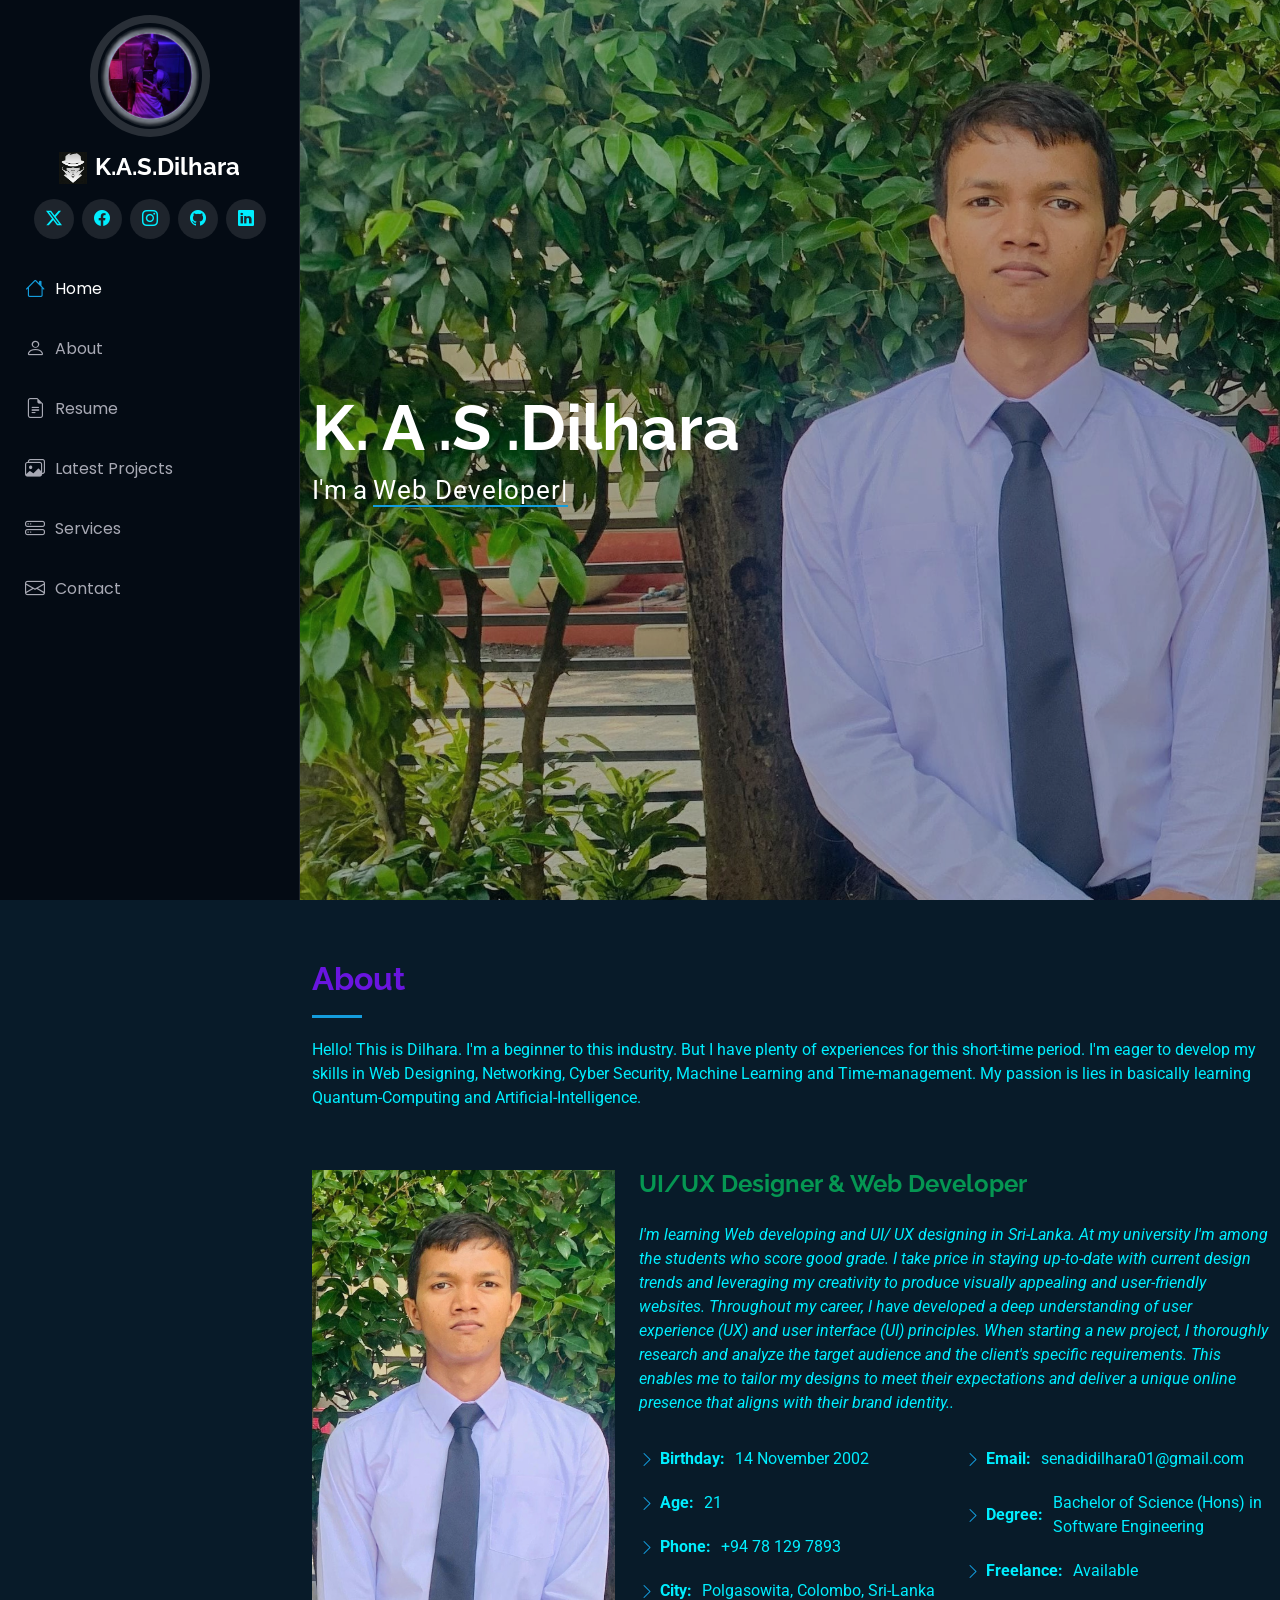
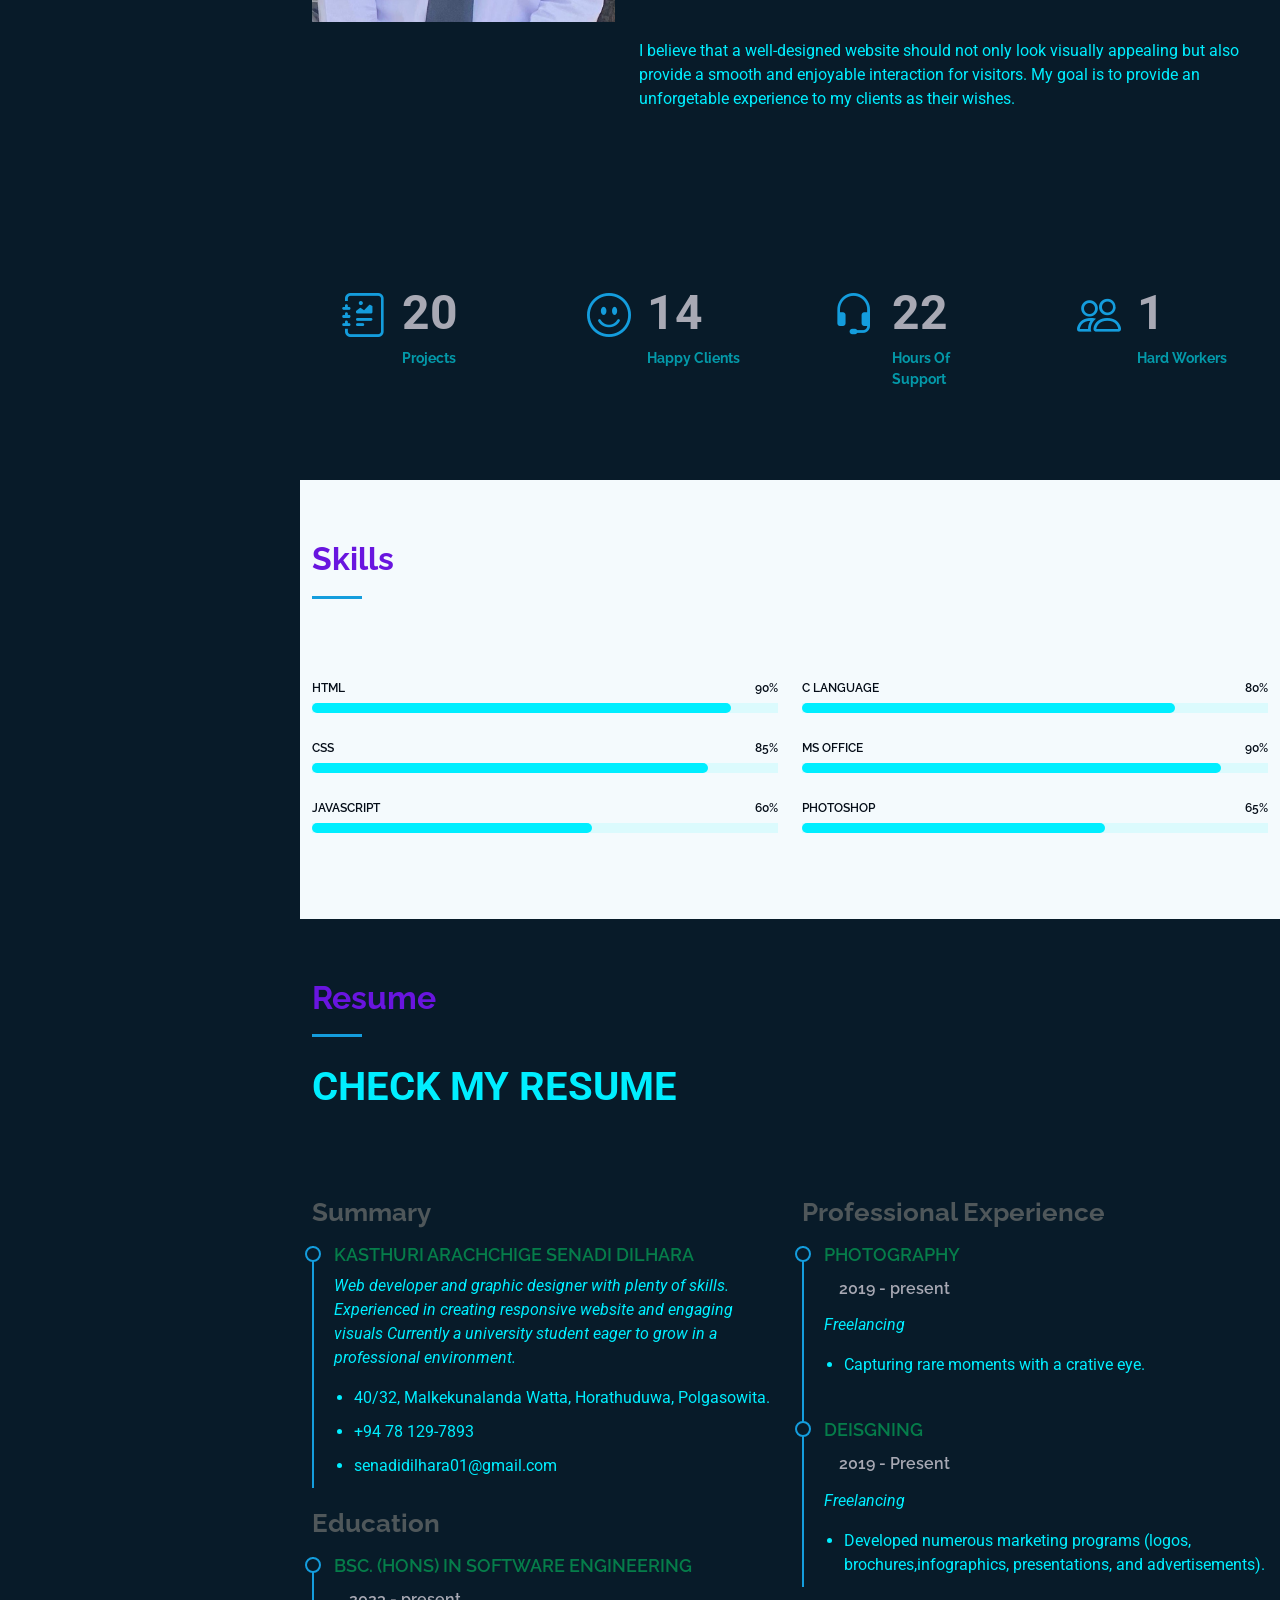
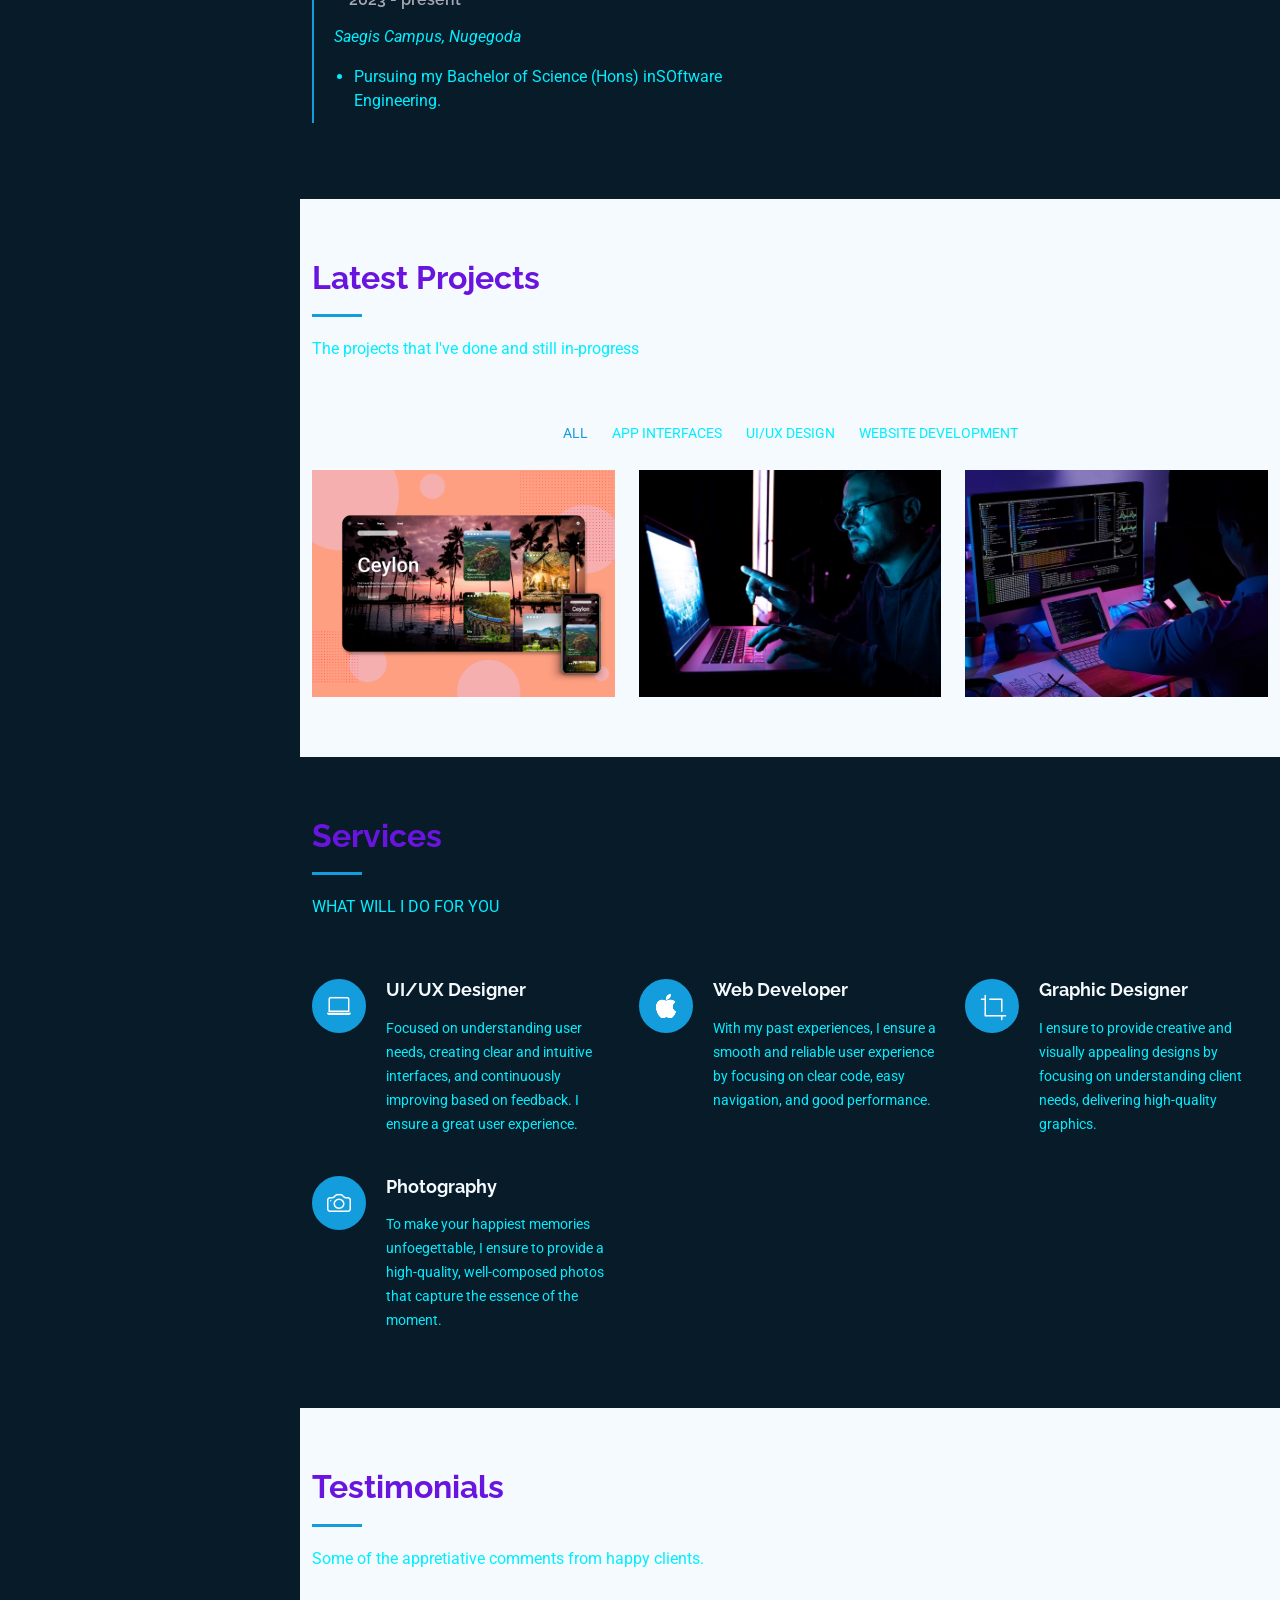
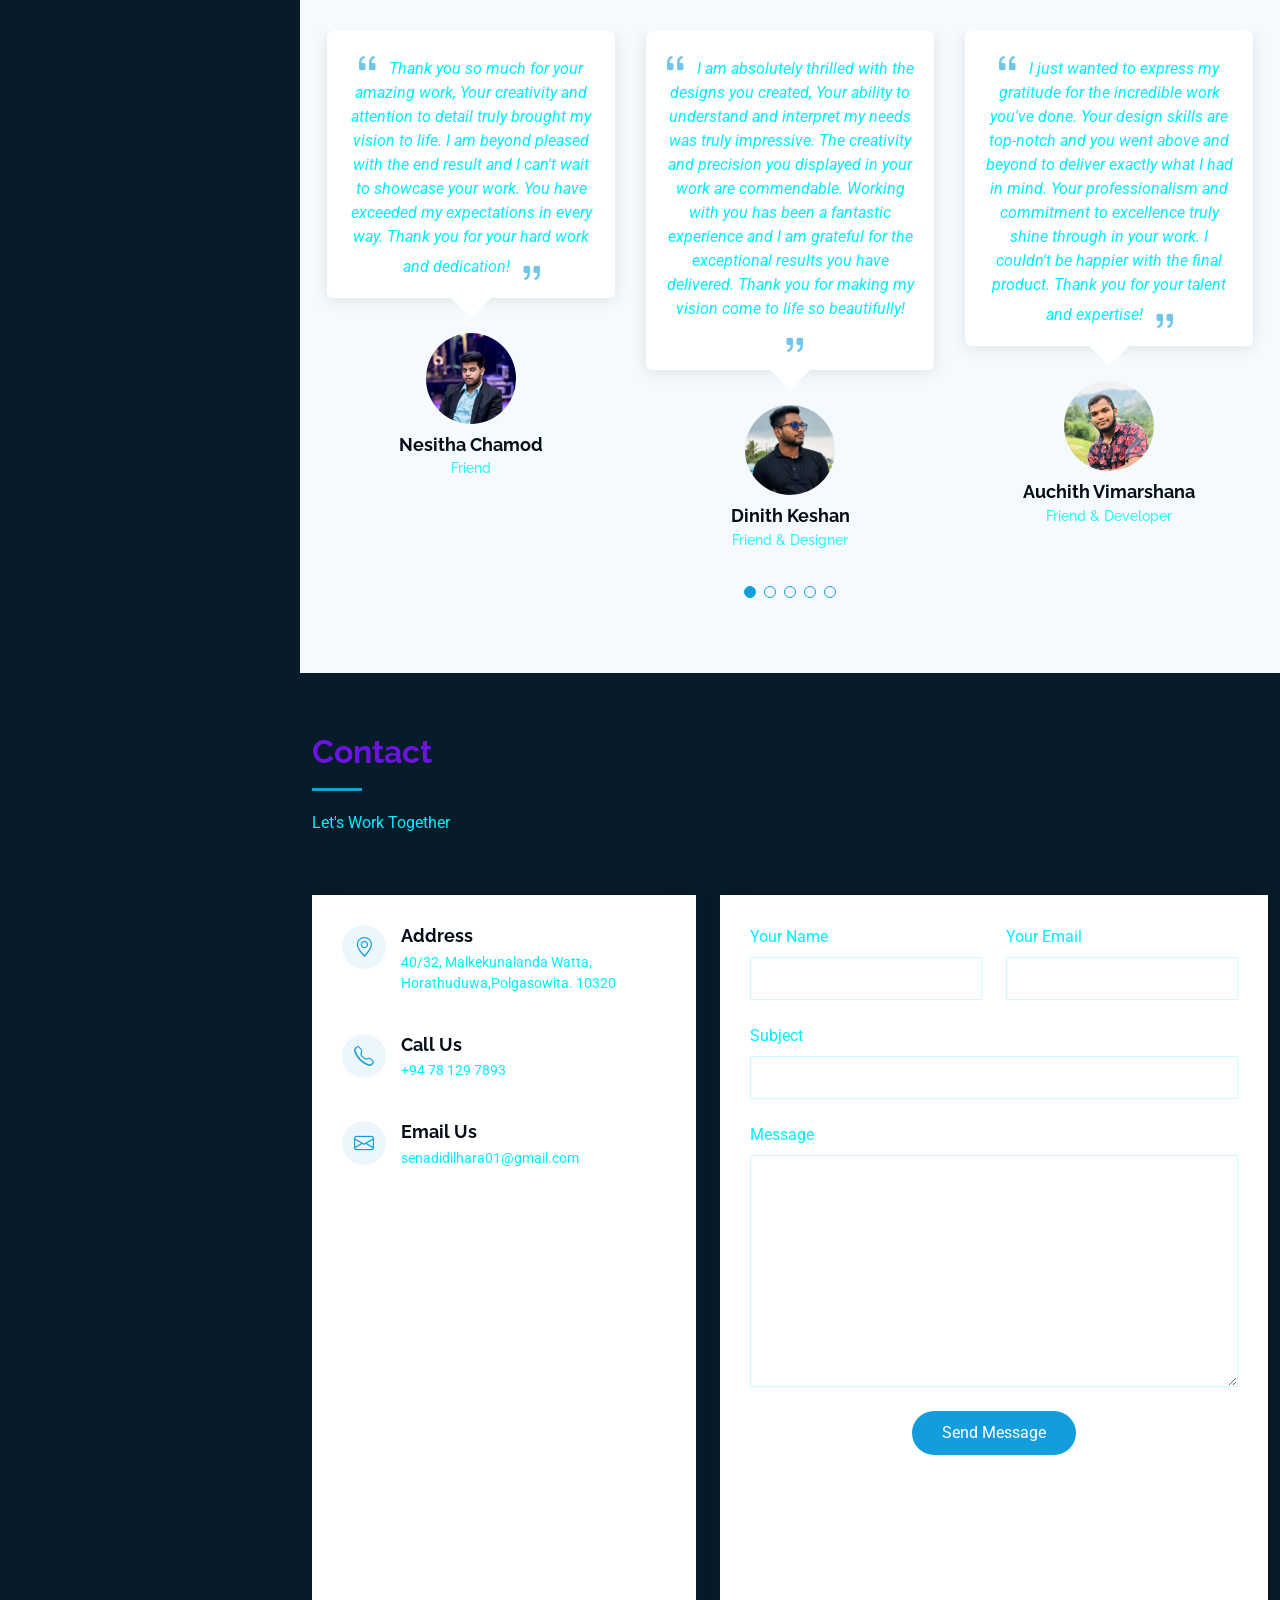
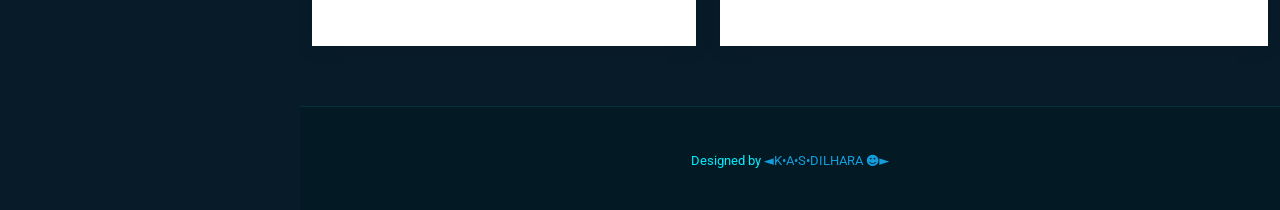
<file: index.html>
<!DOCTYPE html>
<html lang="en">
  <head>
    <meta charset="utf-8" />
    <meta content="width=device-width, initial-scale=1.0" name="viewport" />
    <title>K. A. S. Dilhara</title>
    <meta content="" name="description" />
    <meta content="" name="keywords" />

    <!-- Favicons -->
    <link href="assets/img/icons8-s-67.png" rel="icon" />
    <link href="assets/img/icons8.png" rel="apple-touch-icon" />

    <!-- Fonts -->
    <link href="https://fonts.googleapis.com" rel="preconnect" />
    <link href="https://fonts.gstatic.com" rel="preconnect" crossorigin />
    <link
      href="https://fonts.googleapis.com/css2?family=Roboto:ital,wght@0,100;0,300;0,400;0,500;0,700;0,900;1,100;1,300;1,400;1,500;1,700;1,900&family=Poppins:ital,wght@0,100;0,200;0,300;0,400;0,500;0,600;0,700;0,800;0,900;1,100;1,200;1,300;1,400;1,500;1,600;1,700;1,800;1,900&family=Raleway:ital,wght@0,100;0,200;0,300;0,400;0,500;0,600;0,700;0,800;0,900;1,100;1,200;1,300;1,400;1,500;1,600;1,700;1,800;1,900&display=swap"
      rel="stylesheet"
    />

    <!-- Vendor CSS Files -->
    <link
      href="assets/vendor/bootstrap/css/bootstrap.min.css"
      rel="stylesheet"
    />
    <link
      href="assets/vendor/bootstrap-icons/bootstrap-icons.css"
      rel="stylesheet"
    />
    <link href="assets/vendor/aos/aos.css" rel="stylesheet" />
    <link
      href="assets/vendor/glightbox/css/glightbox.min.css"
      rel="stylesheet"
    />
    <link href="assets/vendor/swiper/swiper-bundle.min.css" rel="stylesheet" />

    <!-- Main CSS File -->
    <link href="assets/css/main.css" rel="stylesheet" />
  </head>

  <body class="index-page">
    <header id="header" class="header dark-background d-flex flex-column">
      <i class="header-toggle d-xl-none bi bi-list"></i>

      <div class="profile-img">
        <img
          src="assets/img/dec02.png"
          alt=""
          class="img-fluid rounded-circle"
        />
      </div>

      <a
        href="index.html"
        class="logo d-flex align-items-center justify-content-center"
      >
        <img src="assets/img/Untitled000002.png" alt="" />
        <h1 class="sitename">K.A.S.Dilhara</h1>
      </a>

      <div class="social-links text-center">
        <a
          href="https://x.com/Senadi_Dil?t=TYDpGxTtblSxbBCOdjE1uw&s=09"
          class="twitter"
          ><i class="bi bi-twitter-x"></i
        ></a>
        <a
          href="https://www.facebook.com/share/iPpN1hg7eXq7uxm4/?mibextid=qi2Omg"
          class="facebook"
          ><i class="bi bi-facebook"></i
        ></a>
        <a
          href="https://www.instagram.com/senadi_dilhara?igsh=YzljYTk1ODg3Zg=="
          class="instagram"
          ><i class="bi bi-instagram"></i
        ></a>
        <a href="https://github.com/KAsDilharA" class="google-plus"
          ><i class="bi bi-github"></i
        ></a>
        <a
          href="https://www.linkedin.com/in/k-a-s-dilhara-99b293318?utm_source=share&utm_campaign=share_via&utm_content=profile&utm_medium=android_app"
          class="linkedin"
          ><i class="bi bi-linkedin"></i
        ></a>
      </div>

      <nav id="navmenu" class="navmenu">
        <ul>
          <li>
            <a href="#hero" class="active"
              ><i class="bi bi-house navicon"></i>Home</a
            >
          </li>
          <li>
            <a href="#about"><i class="bi bi-person navicon"></i> About</a>
          </li>
          <li>
            <a href="#resume"
              ><i class="bi bi-file-earmark-text navicon"></i> Resume</a
            >
          </li>
          <li>
            <a href="#latest-projects"
              ><i class="bi bi-images navicon"></i> Latest Projects</a
            >
          </li>
          <li>
            <a href="#services"
              ><i class="bi bi-hdd-stack navicon"></i> Services</a
            >
          </li>

          <li>
            <a href="#contact"
              ><i class="bi bi-envelope navicon"></i> Contact</a
            >
          </li>
        </ul>
      </nav>
    </header>

    <main class="main">
      <!-- Hero Section -->
      <section id="hero" class="hero section dark-background">
        <img src="assets/img/bc.jpg" alt="" data-aos="fade-in" class="" />

        <div class="container" data-aos="fade-up" data-aos-delay="100">
          <h2>K. A .S .Dilhara</h2>
          <p>
            I'm a
            <span
              class="typed"
              data-typed-items="Web Developer, UI/ UX Designer, Graphic Designer, Photographer, Youtuber."
            ></span
            ><span
              class="typed-cursor typed-cursor--blink"
              aria-hidden="true"
            ></span
            ><span
              class="typed-cursor typed-cursor--blink"
              aria-hidden="true"
            ></span>
          </p>
        </div>
      </section>
      <!-- /Hero Section -->

      <!-- About Section -->
      <section id="about" class="about section">
        <!-- Section Title -->
        <div class="container section-title" data-aos="fade-up">
          <h2>About</h2>
          <p>
            Hello! This is Dilhara. I'm a beginner to this industry. But I have
            plenty of experiences for this short-time period. I'm eager to
            develop my skills in Web Designing, Networking, Cyber Security, 
            Machine Learning and Time-management. My passion is lies in 
            basically learning Quantum-Computing and Artificial-Intelligence.
          </p>
        </div>

        <!-- End Section Title -->

        <div class="container" data-aos="fade-up" data-aos-delay="100">
          <div class="row gy-4 justify-content-center">
            <div class="col-lg-4">
              <img src="assets/img/bc01.jpg" class="img-fluid" alt="" />
            </div>
            <div class="col-lg-8 content">
              <h2>UI/UX Designer &amp; Web Developer</h2>
              <p class="fst-italic py-3">
                I'm learning Web developing and UI/ UX designing in Sri-Lanka.
                At my university I'm among the students who score good grade. I
                take price in staying up-to-date with current design trends and
                leveraging my creativity to produce visually appealing and
                user-friendly websites. Throughout my career, I have developed a
                deep understanding of user experience (UX) and user interface
                (UI) principles. When starting a new project, I thoroughly
                research and analyze the target audience and the client's
                specific requirements. This enables me to tailor my designs to
                meet their expectations and deliver a unique online presence
                that aligns with their brand identity..
              </p>
              <div class="row">
                <div class="col-lg-6">
                  <ul>
                    <li>
                      <i class="bi bi-chevron-right"></i>
                      <strong>Birthday:</strong> <span>14 November 2002</span>
                    </li>
                    <li>
                      <i class="bi bi-chevron-right"></i> <strong>Age:</strong>
                      <span>21</span>
                    </li>
                    <li>
                      <i class="bi bi-chevron-right"></i>
                      <strong>Phone:</strong> <span>+94 78 129 7893</span>
                    </li>
                    <li>
                      <i class="bi bi-chevron-right"></i>
                      <strong>City:</strong>
                      <span>Polgasowita, Colombo, Sri-Lanka</span>
                    </li>
                  </ul>
                </div>
                <div class="col-lg-6">
                  <ul>
                    <li>
                      <i class="bi bi-chevron-right"></i>
                      <strong>Email:</strong>
                      <span>senadidilhara01@gmail.com</span>
                    </li>
                    <li>
                      <i class="bi bi-chevron-right"></i>
                      <strong>Degree:</strong>
                      <span
                        >Bachelor of Science (Hons) in Software
                        Engineering</span
                      >
                    </li>
                    <li>
                      <i class="bi bi-chevron-right"></i>
                      <strong>Freelance:</strong> <span>Available</span>
                    </li>
                  </ul>
                </div>
              </div>
              <p class="py-3">
                I believe that a well-designed website should not only look
                visually appealing but also provide a smooth and enjoyable
                interaction for visitors. My goal is to provide an unforgetable
                experience to my clients as their wishes.
              </p>
            </div>
          </div>
        </div>
      </section>
      <!-- /About Section -->

      <!-- Stats Section -->
      <section id="stats" class="stats section">
        <div class="container" data-aos="fade-up" data-aos-delay="100">
          <div class="row gy-4">
            <div class="col-lg-3 col-md-6">
              <div class="stats-item">
                <i class="bi bi-journal-richtext"></i>
                <span
                  data-purecounter-start="0"
                  data-purecounter-end="20"
                  data-purecounter-duration="1"
                  class="purecounter"
                ></span>
                <p>
                  <strong>Projects</strong>
                </p>
              </div>
            </div>
            <!-- End Stats Item -->

            <div class="col-lg-3 col-md-6">
              <div class="stats-item">
                <i class="bi bi-emoji-smile"></i>
                <span
                  data-purecounter-start="0"
                  data-purecounter-end="15"
                  data-purecounter-duration="1"
                  class="purecounter"
                ></span>
                <p>
                  <strong>Happy Clients</strong>
                </p>
              </div>
            </div>
            <!-- End Stats Item -->

            <div class="col-lg-3 col-md-6">
              <div class="stats-item">
                <i class="bi bi-headset"></i>
                <span
                  data-purecounter-start="0"
                  data-purecounter-end="24"
                  data-purecounter-duration="1"
                  class="purecounter"
                ></span>
                <p>
                  <strong>Hours Of Support</strong>
                </p>
              </div>
            </div>
            <!-- End Stats Item -->

            <div class="col-lg-3 col-md-6">
              <div class="stats-item">
                <i class="bi bi-people"></i>
                <span
                  data-purecounter-start="0"
                  data-purecounter-end="1"
                  data-purecounter-duration="1"
                  class="purecounter"
                ></span>
                <p>
                  <strong>Hard Workers</strong>
                </p>
              </div>
            </div>
            <!-- End Stats Item -->
          </div>
        </div>
      </section>
      <!-- /Stats Section -->

      <!-- Skills Section -->
      <section id="skills" class="skills section light-background">
        <!-- Section Title -->
        <div class="container section-title" data-aos="fade-up">
          <h2>Skills</h2>
        </div>
        <!-- End Section Title -->

        <div class="container" data-aos="fade-up" data-aos-delay="100">
          <div class="row skills-content skills-animation">
            <div class="col-lg-6">
              <div class="progress">
                <span class="skill"
                  ><span>HTML</span> <i class="val">90%</i></span
                >
                <div class="progress-bar-wrap">
                  <div
                    class="progress-bar"
                    role="progressbar"
                    aria-valuenow="90"
                    aria-valuemin="0"
                    aria-valuemax="100"
                  ></div>
                </div>
              </div>
              <!-- End Skills Item -->

              <div class="progress">
                <span class="skill"
                  ><span>CSS</span> <i class="val">85%</i></span
                >
                <div class="progress-bar-wrap">
                  <div
                    class="progress-bar"
                    role="progressbar"
                    aria-valuenow="85"
                    aria-valuemin="0"
                    aria-valuemax="100"
                  ></div>
                </div>
              </div>
              <!-- End Skills Item -->

              <div class="progress">
                <span class="skill"
                  ><span>JavaScript</span> <i class="val">60%</i></span
                >
                <div class="progress-bar-wrap">
                  <div
                    class="progress-bar"
                    role="progressbar"
                    aria-valuenow="60"
                    aria-valuemin="0"
                    aria-valuemax="100"
                  ></div>
                </div>
              </div>
              <!-- End Skills Item -->
            </div>

            <div class="col-lg-6">
              <div class="progress">
                <span class="skill"
                  ><span>C LANGUAGE</span> <i class="val">80%</i></span
                >
                <div class="progress-bar-wrap">
                  <div
                    class="progress-bar"
                    role="progressbar"
                    aria-valuenow="80"
                    aria-valuemin="0"
                    aria-valuemax="100"
                  ></div>
                </div>
              </div>
              <!-- End Skills Item -->

              <div class="progress">
                <span class="skill"
                  ><span>MS OFFICE</span> <i class="val">90%</i></span
                >
                <div class="progress-bar-wrap">
                  <div
                    class="progress-bar"
                    role="progressbar"
                    aria-valuenow="90"
                    aria-valuemin="0"
                    aria-valuemax="100"
                  ></div>
                </div>
              </div>
              <!-- End Skills Item -->

              <div class="progress">
                <span class="skill"
                  ><span>Photoshop</span> <i class="val">65%</i></span
                >
                <div class="progress-bar-wrap">
                  <div
                    class="progress-bar"
                    role="progressbar"
                    aria-valuenow="65"
                    aria-valuemin="0"
                    aria-valuemax="100"
                  ></div>
                </div>
              </div>
              <!-- End Skills Item -->
            </div>
          </div>
        </div>
      </section>
      <!-- /Skills Section -->

      <!-- Resume Section -->
      <section id="resume" class="resume section">
        <!-- Section Title -->
        <div class="container section-title" data-aos="fade-up">
          <h2>Resume</h2>
          <p class="fs-1">
            <strong>CHECK MY RESUME</strong>
          </p>
        </div>
        <!-- End Section Title -->

        <div class="container">
          <div class="row">
            <div class="col-lg-6" data-aos="fade-up" data-aos-delay="100">
              <h3 class="resume-title">Summary</h3>

              <div class="resume-item pb-0">
                <h4>Kasthuri Arachchige Senadi Dilhara</h4>
                <p>
                  <em
                    >Web developer and graphic designer with plenty of skills.
                    Experienced in creating responsive website and engaging
                    visuals Currently a university student eager to grow in a
                    professional environment.</em
                  >
                </p>
                <ul>
                  <li>
                    40/32, Malkekunalanda Watta, Horathuduwa, Polgasowita.
                  </li>
                  <li>+94 78 129-7893</li>
                  <li>senadidilhara01@gmail.com</li>
                </ul>
              </div>
              <!-- End Resume Item -->

              <h3 class="resume-title">Education</h3>
              <div class="resume-item">
                <h4>Bsc. (Hons) in Software Engineering</h4>
                <h5>2023 - present</h5>
                <p><em>Saegis Campus, Nugegoda</em></p>

                <ul>
                  <li>
                    Pursuing my Bachelor of Science (Hons) inSOftware
                    Engineering.
                  </li>
                </ul>
              </div>
              <!-- End Resume Item -->
            </div>

            <div class="col-lg-6" data-aos="fade-up" data-aos-delay="200">
              <h3 class="resume-title">Professional Experience</h3>

              <div class="resume-item">
                <h4>Photography</h4>
                <h5>2019 - present</h5>
                <p><em>Freelancing</em></p>
                <ul>
                  <li>Capturing rare moments with a crative eye.</li>
                </ul>
              </div>
              <!-- End Resume Item -->
              <div class="resume-item">
                <h4>Deisgning</h4>
                <h5>2019 - Present</h5>
                <p><em>Freelancing</em></p>
                <ul>
                  <li>
                    Developed numerous marketing programs (logos,
                    brochures,infographics, presentations, and advertisements).
                  </li>
                </ul>
              </div>
              <!-- End Resume Item -->
            </div>
          </div>
        </div>
      </section>
      <!-- /Resume Section -->

      <!-- Portfolio Section -->
      <section id="portfolio" class="portfolio section light-background">
        <!-- Section Title -->
        <div class="container section-title" data-aos="fade-up">
          <h2>Latest Projects</h2>
          <p>The projects that I've done and still in-progress</p>
        </div>
        <!-- End Section Title -->

        <div class="container">
          <div
            class="isotope-layout"
            data-default-filter="*"
            data-layout="masonry"
            data-sort="original-order"
          >
            <ul
              class="portfolio-filters isotope-filters"
              data-aos="fade-up"
              data-aos-delay="100"
            >
              <li data-filter="*" class="filter-active">All</li>
              <li data-filter=".filter-app">App interfaces</li>
              <li data-filter=".filter-product">UI/UX Design</li>
              <li data-filter=".filter-branding">Website Development</li>
            </ul>
            <!-- End Portfolio Filters -->

            <div
              class="row gy-4 isotope-container"
              data-aos="fade-up"
              data-aos-delay="200"
            >
              <div
                class="col-lg-4 col-md-6 portfolio-item isotope-item filter-app"
              >
                <div class="portfolio-content h-100">
                  <img
                    src="assets/img/portfolio/App.png"
                    class="img-fluid"
                    alt=""
                  />
                  <div class="portfolio-info">
                    <h4>APP INTERFACES</h4>
                    <p>
                      Attractive and user friendly travel app interfaces. (<i
                        >created for a project</i
                      >)
                    </p>
                    <a
                      href="assets/img/portfolio/App.png"
                      title="App Interface"
                      data-gallery="portfolio-gallery-app"
                      class="glightbox preview-link"
                      ><i class="bi bi-zoom-in"></i
                    ></a>
                    <a
                      href="portfolio-details.html"
                      title="More Details"
                      class="details-link"
                      ><i class="bi bi-link-45deg"></i
                    ></a>
                  </div>
                </div>
              </div>
              <!-- End Portfolio Item -->

              <div
                class="col-lg-4 col-md-6 portfolio-item isotope-item filter-product"
              >
                <div class="portfolio-content h-100">
                  <img
                    src="assets/img/portfolio/UX_UI.jpg"
                    class="img-fluid"
                    alt=""
                  />
                  <div class="portfolio-info">
                    <h4>UI/UX DESIGN</h4>
                    <p>
                      Make easier to understand the functionality. (
                      <i>
                        Provide guidence to new users to get great user
                        experience</i
                      >)
                    </p>
                    <a
                      href="assets/img/portfolio/UX_UI.jpg"
                      title="UI/UX Design"
                      data-gallery="portfolio-gallery-product"
                      class="glightbox preview-link"
                      ><i class="bi bi-zoom-in"></i
                    ></a>
                    <a
                      href="portfolio-details.html"
                      title="More Details"
                      class="details-link"
                      ><i class="bi bi-link-45deg"></i
                    ></a>
                  </div>
                </div>
              </div>
              <!-- End Portfolio Item -->

              <div
                class="col-lg-4 col-md-6 portfolio-item isotope-item filter-branding"
              >
                <div class="portfolio-content h-100">
                  <img
                    src="assets/img/portfolio/web.jpg"
                    class="img-fluid"
                    alt=""
                  />
                  <div class="portfolio-info">
                    <h4>WEBSITE DEVELOPMENT</h4>
                    <p>
                      Analyze latest web designs and full-fill cliens'
                      intentions.
                    </p>
                    <a
                      href="assets/img/portfolio/web.jpg"
                      title="Web design"
                      data-gallery="portfolio-gallery-branding"
                      class="glightbox preview-link"
                      ><i class="bi bi-zoom-in"></i
                    ></a>
                    <a
                      href="portfolio-details.html"
                      title="More Details"
                      class="details-link"
                      ><i class="bi bi-link-45deg"></i
                    ></a>
                  </div>
                </div>
              </div>
              <!-- End Portfolio Item -->
            </div>
            <!-- End Portfolio Container -->
          </div>
        </div>
      </section>
      <!-- /Portfolio Section -->

      <!-- Services Section -->
      <section id="services" class="services section">
        <!-- Section Title -->
        <div class="container section-title" data-aos="fade-up">
          <h2>Services</h2>
          <p>WHAT WILL I DO FOR YOU</p>
        </div>
        <!-- End Section Title -->

        <div class="container">
          <div class="row gy-4">
            <div
              class="col-lg-4 col-md-6 service-item d-flex"
              data-aos="fade-up"
              data-aos-delay="100"
            >
              <div class="icon flex-shrink-0">
                <i class="bi bi-laptop"></i>
              </div>
              <div>
                <h4 class="title">
                  <a href="service-details.html" class="stretched-link"
                    >UI/UX Designer</a
                  >
                </h4>
                <p class="description">
                  Focused on understanding user needs, creating clear and
                  intuitive interfaces, and continuously improving based on
                  feedback. I ensure a great user experience.
                </p>
              </div>
            </div>
            <!-- End Service Item -->

            <div
              class="col-lg-4 col-md-6 service-item d-flex"
              data-aos="fade-up"
              data-aos-delay="200"
            >
              <div class="icon flex-shrink-0">
                <i class="bi bi-apple"></i>
              </div>
              <div>
                <h4 class="title">
                  <a href="service-details.html" class="stretched-link"
                    >Web Developer</a
                  >
                </h4>
                <p class="description">
                  With my past experiences, I ensure a smooth and reliable user
                  experience by focusing on clear code, easy navigation, and
                  good performance.
                </p>
              </div>
            </div>
            <!-- End Service Item -->

            <div
              class="col-lg-4 col-md-6 service-item d-flex"
              data-aos="fade-up"
              data-aos-delay="300"
            >
              <div class="icon flex-shrink-0">
                <i class="bi bi-crop"></i>
              </div>
              <div>
                <h4 class="title">
                  <a href="service-details.html" class="stretched-link"
                    >Graphic Designer</a
                  >
                </h4>
                <p class="description">
                  I ensure to provide creative and visually appealing designs by
                  focusing on understanding client needs, delivering
                  high-quality graphics.
                </p>
              </div>
            </div>
            <!-- End Service Item -->

            <div
              class="col-lg-4 col-md-6 service-item d-flex"
              data-aos="fade-up"
              data-aos-delay="400"
            >
              <div class="icon flex-shrink-0">
                <i class="bi bi-camera"></i>
              </div>
              <div>
                <h4 class="title">
                  <a href="service-details.html" class="stretched-link"
                    >Photography</a
                  >
                </h4>
                <p class="description">
                  To make your happiest memories unfoegettable, I ensure to
                  provide a high-quality, well-composed photos that capture the
                  essence of the moment.
                </p>
              </div>
            </div>
            <!-- End Service Item -->
          </div>
        </div>
      </section>
      <!-- /Services Section -->

      <!-- Testimonials Section -->
      <section id="testimonials" class="testimonials section light-background">
        <!-- Section Title -->
        <div class="container section-title" data-aos="fade-up">
          <h2>Testimonials</h2>
          <p>Some of the appretiative comments from happy clients.</p>
        </div>
        <!-- End Section Title -->

        <div class="container" data-aos="fade-up" data-aos-delay="100">
          <div class="swiper init-swiper">
            <script type="application/json" class="swiper-config">
              {
                "loop": true,
                "speed": 600,
                "autoplay": {
                  "delay": 5000
                },
                "slidesPerView": "auto",
                "pagination": {
                  "el": ".swiper-pagination",
                  "type": "bullets",
                  "clickable": true
                },
                "breakpoints": {
                  "320": {
                    "slidesPerView": 1,
                    "spaceBetween": 40
                  },
                  "1200": {
                    "slidesPerView": 3,
                    "spaceBetween": 1
                  }
                }
              }
            </script>
            <div class="swiper-wrapper">
              <div class="swiper-slide">
                <div class="testimonial-item">
                  <p>
                    <i class="bi bi-quote quote-icon-left"></i>
                    <span
                      >Thank you so much for your amazing work, Your creativity
                      and attention to detail truly brought my vision to life. I
                      am beyond pleased with the end result and I can't wait to
                      showcase your work. You have exceeded my expectations in
                      every way. Thank you for your hard work and dedication!
                    </span>
                    <i class="bi bi-quote quote-icon-right"></i>
                  </p>
                  <img
                    src="assets/img/testimonials/test01.jpg"
                    class="testimonial-img"
                    alt=""
                  />
                  <h3>Nesitha Chamod</h3>
                  <h4>Friend</h4>
                </div>
              </div>
              <!-- End testimonial item -->

              <div class="swiper-slide">
                <div class="testimonial-item">
                  <p>
                    <i class="bi bi-quote quote-icon-left"></i>
                    <span
                      >I am absolutely thrilled with the designs you created,
                      Your ability to understand and interpret my needs was
                      truly impressive. The creativity and precision you
                      displayed in your work are commendable. Working with you
                      has been a fantastic experience and I am grateful for the
                      exceptional results you have delivered. Thank you for
                      making my vision come to life so beautifully!</span
                    >
                    <i class="bi bi-quote quote-icon-right"></i>
                  </p>
                  <img
                    src="assets/img/testimonials/test02.jpg"
                    class="testimonial-img"
                    alt=""
                  />
                  <h3>Dinith Keshan</h3>
                  <h4>Friend &amp; Designer</h4>
                </div>
              </div>
              <!-- End testimonial item -->

              <div class="swiper-slide">
                <div class="testimonial-item">
                  <p>
                    <i class="bi bi-quote quote-icon-left"></i>
                    <span
                      >I just wanted to express my gratitude for the incredible
                      work you've done. Your design skills are top-notch and you
                      went above and beyond to deliver exactly what I had in
                      mind. Your professionalism and commitment to excellence
                      truly shine through in your work. I couldn't be happier
                      with the final product. Thank you for your talent and
                      expertise!</span
                    >
                    <i class="bi bi-quote quote-icon-right"></i>
                  </p>
                  <img
                    src="assets/img/testimonials/test03.jpg"
                    class="testimonial-img"
                    alt=""
                  />
                  <h3>Auchith Vimarshana</h3>
                  <h4>Friend &amp; Developer</h4>
                </div>
              </div>
              <!-- End testimonial item -->

              <div class="swiper-slide">
                <div class="testimonial-item">
                  <p>
                    <i class="bi bi-quote quote-icon-left"></i>
                    <span
                      >Fantastic work! Your talent and creativity are truly
                      remarkable. I am thrilled with the designs you've
                      provided. Thank you for exceeding my expectations!</span
                    >
                    <i class="bi bi-quote quote-icon-right"></i>
                  </p>
                  <img
                    src="assets/img/testimonials/test04.jpg"
                    class="testimonial-img"
                    alt=""
                  />
                  <h3>Dilshan Andaramana</h3>
                  <h4>Friend &amp; Developer</h4>
                </div>
              </div>
              <!-- End testimonial item -->

              <div class="swiper-slide">
                <div class="testimonial-item">
                  <p>
                    <i class="bi bi-quote quote-icon-left"></i>
                    <span
                      >Thank you! Your designs are absolutely outstanding and
                      have exceeded my expectations. Your creativity and
                      attention to detail are unmatched. It was a pleasure
                      working with you!</span
                    >
                    <i class="bi bi-quote quote-icon-right"></i>
                  </p>
                  <img
                    src="assets/img/testimonials/test05.png"
                    class="testimonial-img"
                    alt=""
                  />
                  <h3>Dhanushka Lakshan</h3>
                  <h4>Friend &amp; Designer</h4>
                </div>
              </div>
              <!-- End testimonial item -->
            </div>
            <div class="swiper-pagination"></div>
          </div>
        </div>
      </section>
      <!-- /Testimonials Section -->

      <!-- Contact Section -->
      <section id="contact" class="contact section">
        <!-- Section Title -->
        <div class="container section-title" data-aos="fade-up">
          <h2>Contact</h2>
          <p>Let's Work Together</p>
        </div>
        <!-- End Section Title -->

        <div class="container" data-aos="fade-up" data-aos-delay="100">
          <div class="row gy-4">
            <div class="col-lg-5">
              <div class="info-wrap">
                <div
                  class="info-item d-flex"
                  data-aos="fade-up"
                  data-aos-delay="200"
                >
                  <i class="bi bi-geo-alt flex-shrink-0"></i>
                  <div>
                    <h3>Address</h3>
                    <p>
                      40/32, Malkekunalanda Watta, Horathuduwa,Polgasowita.
                      10320
                    </p>
                  </div>
                </div>
                <!-- End Info Item -->

                <div
                  class="info-item d-flex"
                  data-aos="fade-up"
                  data-aos-delay="300"
                >
                  <i class="bi bi-telephone flex-shrink-0"></i>
                  <div>
                    <h3>Call Us</h3>
                    <p>+94 78 129 7893</p>
                  </div>
                </div>
                <!-- End Info Item -->

                <div
                  class="info-item d-flex"
                  data-aos="fade-up"
                  data-aos-delay="400"
                >
                  <i class="bi bi-envelope flex-shrink-0"></i>
                  <div>
                    <h3>Email Us</h3>
                    <p>senadidilhara01@gmail.com</p>
                  </div>
                </div>
                <!-- End Info Item -->
                <iframe
                  class="resizable-iframe"
                  src="https://www.google.com/maps/embed?pb=!1m14!1m8!1m3!1d688.4346360120327!2d79.95758879865012!3d6.789760388362816!3m2!1i1024!2i768!4f13.1!3m3!1m2!1s0x3ae24faf695c622f%3A0x7d3ad8eed610a67!2sHalpita!5e1!3m2!1sen!2slk!4v1720422537671!5m2!1sen!2slk"
                  style="border: 0"
                  allowfullscreen=""
                  loading="lazy"
                  referrerpolicy="no-referrer-when-downgrade"
                ></iframe>
              </div>
            </div>

            <div class="col-lg-7">
              <form
                action="https://api.web3forms.com/submit"
                method="post"
                class="php-email-form"
                data-aos="fade-up"
                data-aos-delay="200"
              >
                <div class="row gy-4">
                  <input
                    type="hidden"
                    name="access_key"
                    value="5c74ba5b-0e39-4eb4-ae30-d713b8fabf3d"
                  />
                  <div class="col-md-6">
                    <label for="name-field" class="pb-2">Your Name</label>
                    <input
                      type="text"
                      name="name"
                      id="name-field"
                      class="form-control"
                      required=""
                    />
                  </div>

                  <div class="col-md-6">
                    <label for="email-field" class="pb-2">Your Email</label>
                    <input
                      type="email"
                      class="form-control"
                      name="email"
                      id="email-field"
                      required=""
                    />
                  </div>

                  <div class="col-md-12">
                    <label for="subject-field" class="pb-2">Subject</label>
                    <input
                      type="text"
                      class="form-control"
                      name="subject"
                      id="subject-field"
                      required=""
                    />
                  </div>

                  <div class="col-md-12">
                    <label for="message-field" class="pb-2">Message</label>
                    <textarea
                      class="form-control"
                      name="message"
                      rows="10"
                      id="message-field"
                      required=""
                    ></textarea>
                  </div>

                  <div class="col-md-12 text-center">
                    <div class="loading">Loading</div>
                    <div class="error-message"></div>
                    <div class="sent-message">
                      Your message has been sent. Thank you!
                    </div>

                    <button type="submit">Send Message</button>
                  </div>
                </div>
              </form>
            </div>
            <!-- End Contact Form -->
          </div>
        </div>
      </section>
      <!-- /Contact Section -->
    </main>

    <footer id="footer" class="footer position-relative light-background">
      <div class="container">
        <div class="copyright text-center">
          <p></p>
        </div>
        <div class="credits">Designed by <a href="#">◄K•A•S•DILHARA ☻►</a></div>
      </div>
    </footer>

    <!-- Scroll Top -->
    <a
      href="#"
      id="scroll-top"
      class="scroll-top d-flex align-items-center justify-content-center"
      ><i class="bi bi-arrow-up-short"></i
    ></a>

    <!-- Preloader -->
    <div id="preloader"></div>

    <!-- Vendor JS Files -->
    <script src="assets/vendor/bootstrap/js/bootstrap.bundle.min.js"></script>
    <script src="assets/vendor/php-email-form/validate.js"></script>
    <script src="assets/vendor/aos/aos.js"></script>
    <script src="assets/vendor/typed.js/typed.umd.js"></script>
    <script src="assets/vendor/purecounter/purecounter_vanilla.js"></script>
    <script src="assets/vendor/waypoints/noframework.waypoints.js"></script>
    <script src="assets/vendor/glightbox/js/glightbox.min.js"></script>
    <script src="assets/vendor/imagesloaded/imagesloaded.pkgd.min.js"></script>
    <script src="assets/vendor/isotope-layout/isotope.pkgd.min.js"></script>
    <script src="assets/vendor/swiper/swiper-bundle.min.js"></script>

    <!-- Main JS File -->
    <script src="assets/js/main.js"></script>
  </body>
</html>
</file>
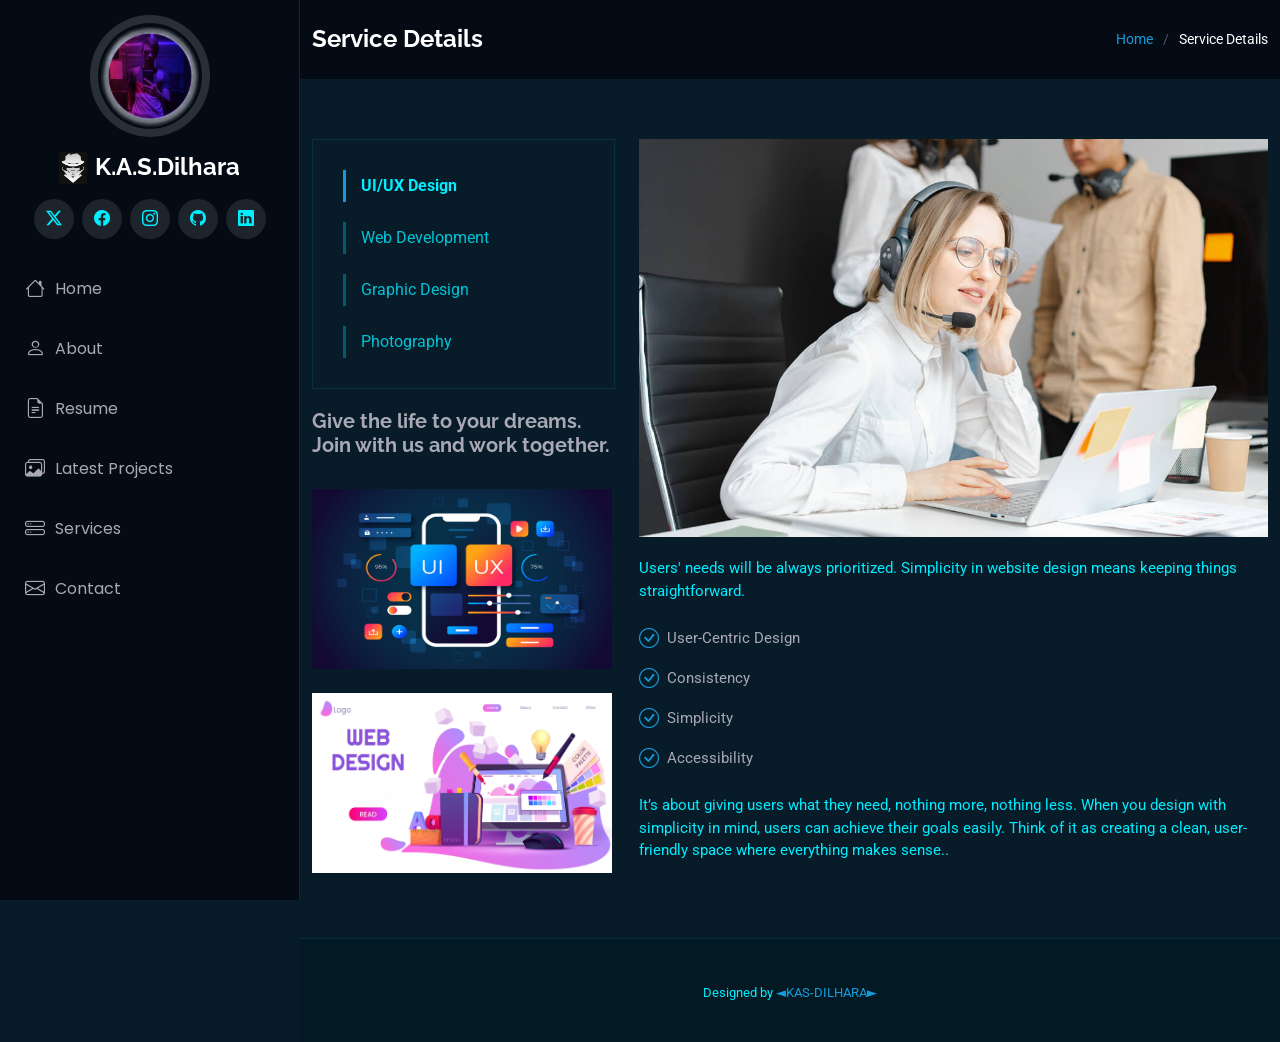
<file: service-details.html>
<!DOCTYPE html>
<html lang="en">
  <head>
    <meta charset="utf-8" />
    <meta content="width=device-width, initial-scale=1.0" name="viewport" />
    <title>Service Details</title>
    <meta content="" name="description" />
    <meta content="" name="keywords" />

    <!-- Favicons -->
    <link href="assets/img/icons8-s-67.png" rel="icon" />
    <link href="assets/img/icons8.png" rel="touch-icon" />

    <!-- Fonts -->
    <link href="https://fonts.googleapis.com" rel="preconnect" />
    <link href="https://fonts.gstatic.com" rel="preconnect" crossorigin />
    <link
      href="https://fonts.googleapis.com/css2?family=Roboto:ital,wght@0,100;0,300;0,400;0,500;0,700;0,900;1,100;1,300;1,400;1,500;1,700;1,900&family=Poppins:ital,wght@0,100;0,200;0,300;0,400;0,500;0,600;0,700;0,800;0,900;1,100;1,200;1,300;1,400;1,500;1,600;1,700;1,800;1,900&family=Raleway:ital,wght@0,100;0,200;0,300;0,400;0,500;0,600;0,700;0,800;0,900;1,100;1,200;1,300;1,400;1,500;1,600;1,700;1,800;1,900&display=swap"
      rel="stylesheet"
    />

    <!-- Vendor CSS Files -->
    <link
      href="assets/vendor/bootstrap/css/bootstrap.min.css"
      rel="stylesheet"
    />
    <link
      href="assets/vendor/bootstrap-icons/bootstrap-icons.css"
      rel="stylesheet"
    />
    <link href="assets/vendor/aos/aos.css" rel="stylesheet" />
    <link
      href="assets/vendor/glightbox/css/glightbox.min.css"
      rel="stylesheet"
    />
    <link href="assets/vendor/swiper/swiper-bundle.min.css" rel="stylesheet" />

    <!-- Main CSS File -->
    <link href="assets/css/main.css" rel="stylesheet" />
  </head>

  <body class="service-details-page">
    <header id="header" class="header dark-background d-flex flex-column">
      <i class="header-toggle d-xl-none bi bi-list"></i>

      <div class="profile-img">
        <img
          src="assets/img/dec02.png"
          alt=""
          class="img-fluid rounded-circle"
        />
      </div>

      <a
        href="index.html"
        class="logo d-flex align-items-center justify-content-center"
      >
        <img src="assets/img/Untitled000002.png" alt="" />
        <h1 class="sitename">K.A.S.Dilhara</h1>
      </a>

      <div class="social-links text-center">
        <a
          href="https://x.com/Senadi_Dil?t=TYDpGxTtblSxbBCOdjE1uw&s=09"
          class="twitter"
          ><i class="bi bi-twitter-x"></i
        ></a>
        <a
          href="https://www.facebook.com/share/iPpN1hg7eXq7uxm4/?mibextid=qi2Omg"
          class="facebook"
          ><i class="bi bi-facebook"></i
        ></a>
        <a
          href="https://www.instagram.com/senadi_dilhara?igsh=YzljYTk1ODg3Zg=="
          class="instagram"
          ><i class="bi bi-instagram"></i
        ></a>
        <a href="https://github.com/KAsDilharA" class="google-plus"
          ><i class="bi bi-github"></i
        ></a>
        <a
          href="https://www.linkedin.com/in/k-a-s-dilhara-99b293318?utm_source=share&utm_campaign=share_via&utm_content=profile&utm_medium=android_app"
          class="linkedin"
          ><i class="bi bi-linkedin"></i
        ></a>
      </div>

      <nav id="navmenu" class="navmenu">
        <ul>
          <li>
            <a href="index.html"><i class="bi bi-house navicon"></i>Home</a>
          </li>
          <li>
            <a href="index.html"><i class="bi bi-person navicon"></i> About</a>
          </li>
          <li>
            <a href="index.html"
              ><i class="bi bi-file-earmark-text navicon"></i> Resume</a
            >
          </li>
          <li>
            <a href="index.html"
              ><i class="bi bi-images navicon"></i> Latest Projects</a
            >
          </li>
          <li>
            <a href="index.html"
              ><i class="bi bi-hdd-stack navicon"></i> Services</a
            >
          </li>

          <li>
            <a href="index.html"
              ><i class="bi bi-envelope navicon"></i> Contact</a
            >
          </li>
        </ul>
      </nav>
    </header>

    <main class="main">
      <!-- Page Title -->
      <div class="page-title dark-background">
        <div
          class="container d-lg-flex justify-content-between align-items-center"
        >
          <h1 class="mb-2 mb-lg-0">Service Details</h1>
          <nav class="breadcrumbs">
            <ol>
              <li><a href="index.html">Home</a></li>
              <li class="current">Service Details</li>
            </ol>
          </nav>
        </div>
      </div>
      <!-- End Page Title -->

      <!-- Service Details Section -->
      <section id="service-details" class="service-details section">
        <div class="container">
          <div class="row gy-4">
            <div class="col-lg-4" data-aos="fade-up" data-aos-delay="100">
              <div class="services-list">
                <a href="#" class="active">UI/UX Design</a>
                <a href="#">Web Development</a>
                <a href="#">Graphic Design</a>
                <a href="#">Photography</a>
              </div>

              <h4>
                Give the life to your dreams. Join with us and work together.
              </h4>
              <!-- <p></p> -->
              <br />
              <img src="assets/img/UI.jpg" height="180px" width="300px" />
              <br /><br />
              <img src="assets/img/UI0.jpg" height="180px" width="300px" />
            </div>

            <div class="col-lg-8" data-aos="fade-up" data-aos-delay="200">
              <img
                src="assets/img/services.jpg"
                alt=""
                class="img-fluid services-img"
              />

              <p>
                Users' needs will be always prioritized. Simplicity in website
                design means keeping things straightforward.
              </p>
              <ul>
                <li>
                  <i class="bi bi-check-circle"></i>
                  <span>User-Centric Design</span>
                </li>
                <li>
                  <i class="bi bi-check-circle"></i>
                  <span> Consistency</span>
                </li>
                <li>
                  <i class="bi bi-check-circle"></i>
                  <span>Simplicity</span>
                </li>
                <li>
                  <i class="bi bi-check-circle"></i>
                  <span>Accessibility</span>
                </li>
              </ul>
              <p>
                It’s about giving users what they need, nothing more, nothing
                less. When you design with simplicity in mind, users can achieve
                their goals easily. Think of it as creating a clean,
                user-friendly space where everything makes sense..
              </p>
            </div>
          </div>
        </div>
      </section>
      <!-- /Service Details Section -->
    </main>

    <footer id="footer" class="footer position-relative light-background">
      <div class="container">
        <div class="copyright text-center">
          <p></p>
        </div>
        <div class="credits">Designed by <a href="#">◄KAS-DILHARA►</a></div>
      </div>
    </footer>

    <!-- Scroll Top -->
    <a
      href="#"
      id="scroll-top"
      class="scroll-top d-flex align-items-center justify-content-center"
      ><i class="bi bi-arrow-up-short"></i
    ></a>

    <!-- Preloader -->
    <div id="preloader"></div>

    <!-- Vendor JS Files -->
    <script src="assets/vendor/bootstrap/js/bootstrap.bundle.min.js"></script>
    <script src="assets/vendor/php-email-form/validate.js"></script>
    <script src="assets/vendor/aos/aos.js"></script>
    <script src="assets/vendor/typed.js/typed.umd.js"></script>
    <script src="assets/vendor/purecounter/purecounter_vanilla.js"></script>
    <script src="assets/vendor/waypoints/noframework.waypoints.js"></script>
    <script src="assets/vendor/glightbox/js/glightbox.min.js"></script>
    <script src="assets/vendor/imagesloaded/imagesloaded.pkgd.min.js"></script>
    <script src="assets/vendor/isotope-layout/isotope.pkgd.min.js"></script>
    <script src="assets/vendor/swiper/swiper-bundle.min.js"></script>

    <!-- Main JS File -->
    <script src="assets/js/main.js"></script>
  </body>
</html>
</file>
<file: assets/css/main.css>
/* Fonts */
:root {
  --default-font: "Roboto", system-ui, -apple-system, "Segoe UI", Roboto,
    "Helvetica Neue", Arial, "Noto Sans", "Liberation Sans", sans-serif,
    "Apple Color Emoji", "Segoe UI Emoji", "Segoe UI Symbol", "Noto Color Emoji";
  --heading-font: "Raleway", sans-serif;
  --nav-font: "Poppins", sans-serif;
}

/* Global Colors - The following color variables are used throughout the website. Updating them here will change the color scheme of the entire website */
:root {
  --background-color: #081b29; /* Background color for the entire website, including individual sections */
  --default-color: #0ef; /* Default color used for the majority of the text content across the entire website */
  --heading-color: #050d18; /* Color for headings, subheadings and title throughout the website */
  --accent-color: #149ddd; /* Accent color that represents your brand on the website. It's used for buttons, links, and other elements that need to stand out */
  --surface-color: #ffffff; /* The surface color is used as a background of boxed elements within sections, such as cards, icon boxes, or other elements that require a visual separation from the global background. */
  --contrast-color: #ffffff; /* Contrast color for text, ensuring readability against backgrounds of accent, heading, or default colors. */
}

/* Nav Menu Colors - The following color variables are used specifically for the navigation menu. They are separate from the global colors to allow for more customization options */
:root {
  --nav-color: #a8a9b4; /* The default color of the main navmenu links */
  --nav-hover-color: #ffffff; /* Applied to main navmenu links when they are hovered over or active */
  --nav-mobile-background-color: #040b14; /* Used as the background color for mobile navigation menu */
}

/* Color Presets - These classes override global colors when applied to any section or element, providing reuse of the sam color scheme. */

.light-background {
  --background-color: #f4fafd;
  --surface-color: #ffffff;
}

.dark-background {
  --background-color: #040b14;
  --default-color: #ffffff;
  --heading-color: #ffffff;
  --surface-color: #151f2b;
  --contrast-color: #ffffff;
}

/* Smooth scroll */
:root {
  scroll-behavior: smooth;
}

/*--------------------------------------------------------------
# General Styling & Shared Classes
--------------------------------------------------------------*/
body {
  color: var(--default-color);
  background-color: var(--background-color);
  font-family: var(--default-font);
}

a {
  color: var(--accent-color);
  text-decoration: none;
  transition: 0.3s;
}

a:hover {
  color: color-mix(in srgb, var(--accent-color), transparent 25%);
  text-decoration: none;
}

h1,
h2,
h3,
h4,
h5,
h6 {
  color: var(--heading-color);
  font-family: var(--heading-font);
}

/* PHP Email Form Messages
------------------------------*/
.php-email-form .error-message {
  display: none;
  background: #df1529;
  color: #ffffff;
  text-align: left;
  padding: 15px;
  margin-bottom: 24px;
  font-weight: 600;
}

.php-email-form .sent-message {
  display: none;
  color: #ffffff;
  background: #059652;
  text-align: center;
  padding: 15px;
  margin-bottom: 24px;
  font-weight: 600;
}

.php-email-form .loading {
  display: none;
  background: var(--surface-color);
  text-align: center;
  padding: 15px;
  margin-bottom: 24px;
}

.php-email-form .loading:before {
  content: "";
  display: inline-block;
  border-radius: 50%;
  width: 24px;
  height: 24px;
  margin: 0 10px -6px 0;
  border: 3px solid var(--accent-color);
  border-top-color: var(--surface-color);
  animation: php-email-form-loading 1s linear infinite;
}

@keyframes php-email-form-loading {
  0% {
    transform: rotate(0deg);
  }

  100% {
    transform: rotate(360deg);
  }
}

/*--------------------------------------------------------------
# Global Header
--------------------------------------------------------------*/
.header {
  color: var(--default-color);
  background-color: var(--background-color);
  position: fixed;
  top: 0;
  left: 0;
  bottom: 0;
  padding: 0 15px;
  width: 300px;
  transition: all ease-in-out 0.3s;
  overflow-y: auto;
  z-index: 997;
  border-right: 1px solid
    color-mix(in srgb, var(--default-color), transparent 90%);
}

.header .profile-img img {
  margin: 15px auto;
  display: block;
  width: 120px;
  border: 8px solid color-mix(in srgb, var(--default-color), transparent 85%);
}

.header .logo {
  line-height: 1;
  margin-bottom: 15px;
}

.header .logo img {
  max-height: 32px;
  margin-right: 8px;
}

.header .logo h1 {
  font-size: 24px;
  margin: 0;
  font-weight: 700;
  color: var(--heading-color);
}

.header .social-links {
  margin: 0 0 20px 0;
}

.header .social-links a {
  font-size: 16px;
  display: inline-flex;
  align-items: center;
  justify-content: center;
  background: color-mix(in srgb, var(--default-color), transparent 90%);
  color: #0ef;
  margin: 0 2px;
  border-radius: 50%;
  text-align: center;
  width: 40px;
  height: 40px;
  transition: 0.3s;
}

.header .social-links a:hover {
  color: var(--contrast-color);
  background: var(--accent-color);
}

@media (min-width: 1200px) {
  .header ~ main,
  .header ~ #footer {
    margin-left: 300px;
  }
}

@media (max-width: 1199px) {
  .header {
    left: -100%;
  }
}

.header.header-show {
  left: 0;
}

.header .header-toggle {
  color: var(--contrast-color);
  background-color: var(--accent-color);
  font-size: 22px;
  display: flex;
  align-items: center;
  justify-content: center;
  width: 40px;
  height: 40px;
  border-radius: 50%;
  cursor: pointer;
  position: fixed;
  top: 15px;
  right: 15px;
  z-index: 9999;
  transition: background-color 0.3s;
}

.header .header-toggle:hover {
  color: var(--contrast-color);
  background-color: color-mix(in srgb, var(--accent-color) 90%, white 15%);
}

/*--------------------------------------------------------------
# Navigation Menu
--------------------------------------------------------------*/
.mobile-nav-toggle {
  display: none;
}

.navmenu {
  padding: 0;
  z-index: 9997;
}

.navmenu ul {
  list-style: none;
  padding: 0 0 20px 0;
  margin: 0;
}

.navmenu a,
.navmenu a:focus {
  color: var(--nav-color);
  padding: 15px 10px;
  font-family: var(--nav-font);
  font-size: 16px;
  font-weight: 400;
  display: flex;
  align-items: center;
  white-space: nowrap;
  transition: 0.3s;
  width: 100%;
}

.navmenu a .navicon,
.navmenu a:focus .navicon {
  font-size: 20px;
  margin-right: 10px;
}

.navmenu a:hover,
.navmenu .active,
.navmenu .active:focus {
  color: var(--nav-hover-color);
}

.navmenu a:hover .navicon,
.navmenu .active .navicon,
.navmenu .active:focus .navicon {
  color: var(--accent-color);
}

/*--------------------------------------------------------------
# Global Footer
--------------------------------------------------------------*/
.footer {
  color: var(--default-color);
  background-color: #031a24;
  font-size: 14px;
  padding: 40px 0;
  position: relative;
  border-top: 1px solid
    color-mix(in srgb, var(--default-color), transparent 90%);
}

.footer .copyright p {
  margin-bottom: 0;
}

.footer .credits {
  margin-top: 4px;
  font-size: 13px;
  text-align: center;
}

/*--------------------------------------------------------------
# Preloader
--------------------------------------------------------------*/
#preloader {
  position: fixed;
  inset: 0;
  z-index: 999999;
  overflow: hidden;
  background: var(--background-color);
  transition: all 0.6s ease-out;
}

#preloader:before {
  content: "";
  position: fixed;
  top: calc(50% - 30px);
  left: calc(50% - 30px);
  border: 6px solid #ffffff;
  border-color: var(--accent-color) transparent var(--accent-color) transparent;
  border-radius: 50%;
  width: 60px;
  height: 60px;
  animation: animate-preloader 1.5s linear infinite;
}

@keyframes animate-preloader {
  0% {
    transform: rotate(0deg);
  }

  100% {
    transform: rotate(360deg);
  }
}

/*--------------------------------------------------------------
# Scroll Top Button
--------------------------------------------------------------*/
.scroll-top {
  position: fixed;
  visibility: hidden;
  opacity: 0;
  right: 15px;
  bottom: -15px;
  z-index: 99999;
  background-color: var(--accent-color);
  width: 44px;
  height: 44px;
  border-radius: 50px;
  transition: all 0.4s;
}

.scroll-top i {
  font-size: 24px;
  color: var(--contrast-color);
  line-height: 0;
}

.scroll-top:hover {
  background-color: color-mix(in srgb, var(--accent-color), transparent 20%);
  color: var(--contrast-color);
}

.scroll-top.active {
  visibility: visible;
  opacity: 1;
  bottom: 15px;
}

/*--------------------------------------------------------------
# Disable aos animation delay on mobile devices
--------------------------------------------------------------*/
@media screen and (max-width: 768px) {
  [data-aos-delay] {
    transition-delay: 0 !important;
  }
}

/*--------------------------------------------------------------
# Global Page Titles & Breadcrumbs
--------------------------------------------------------------*/
.page-title {
  color: var(--default-color);
  background-color: var(--background-color);
  padding: 25px 0;
  position: relative;
}

.page-title h1 {
  font-size: 24px;
  font-weight: 700;
}

.page-title .breadcrumbs ol {
  display: flex;
  flex-wrap: wrap;
  list-style: none;
  padding: 0;
  margin: 0;
  font-size: 14px;
  font-weight: 400;
}

.page-title .breadcrumbs ol li + li {
  padding-left: 10px;
}

.page-title .breadcrumbs ol li + li::before {
  content: "/";
  display: inline-block;
  padding-right: 10px;
  color: color-mix(in srgb, var(--default-color), transparent 70%);
}

/*--------------------------------------------------------------
# Global Sections
--------------------------------------------------------------*/
section,
.section {
  color: var(--default-color);
  background-color: var(--background-color);
  padding: 60px 0;
  overflow: clip;
}

/*--------------------------------------------------------------
# Global Section Titles
--------------------------------------------------------------*/
.section-title {
  padding-bottom: 60px;
  position: relative;
}

.section-title h2 {
  font-size: 32px;
  font-weight: 700;
  margin-bottom: 20px;
  padding-bottom: 20px;
  position: relative;
  color: #6915df;
}

.section-title h2:after {
  content: "";
  position: absolute;
  display: block;
  width: 50px;
  height: 3px;
  background: var(--accent-color);
  left: 0;
  bottom: 0;
}

.section-title p {
  margin-bottom: 0;
}

/*--------------------------------------------------------------
# Hero Section
--------------------------------------------------------------*/
.hero {
  width: 100%;
  min-height: 100vh;
  position: relative;
  padding: 80px 0;
  display: flex;
  align-items: center;
  justify-content: center;
}

.hero img {
  position: absolute;
  inset: 0;
  display: block;
  width: 100%;
  height: 100%;
  object-fit: cover;
  z-index: 1;
}

.hero:before {
  content: "";
  background: color-mix(in srgb, var(--background-color), transparent 70%);
  position: absolute;
  inset: 0;
  z-index: 2;
}

.hero .container {
  position: relative;
  z-index: 3;
}

.hero h2 {
  margin: 0;
  font-size: 64px;
  font-weight: 700;
}

.hero p {
  margin: 5px 0 0 0;
  font-size: 26px;
}

.hero p span {
  letter-spacing: 1px;
  border-bottom: 2px solid var(--accent-color);
}

.hero .social-links {
  margin-top: 25px;
}

.hero .social-links a {
  font-size: 24px;
  display: inline-block;
  color: color-mix(in srgb, var(--default-color), transparent 50%);
  line-height: 1;
  margin-right: 20px;
  transition: 0.3s;
}

.hero .social-links a:hover {
  color: var(--accent-color);
}

@media (max-width: 768px) {
  .hero h2 {
    font-size: 32px;
  }

  .hero p {
    font-size: 20px;
  }
}

/*--------------------------------------------------------------
# About Section
--------------------------------------------------------------*/
.about .content h2 {
  font-weight: 700;
  font-size: 24px;
  color: #059652;
}

.about .content ul {
  list-style: none;
  padding: 0;
}

.about .content ul li {
  margin-bottom: 20px;
  display: flex;
  align-items: center;
}

.about .content ul strong {
  margin-right: 10px;
}

.about .content ul i {
  font-size: 16px;
  margin-right: 5px;
  color: var(--accent-color);
  line-height: 0;
}

/*--------------------------------------------------------------
# Stats Section
--------------------------------------------------------------*/
.stats .stats-item {
  padding: 30px;
  width: 100%;
}

.stats .stats-item i {
  color: var(--accent-color);
  display: block;
  font-size: 44px;
  float: left;
  line-height: 0;
}

.stats .stats-item .purecounter {
  color: #a8a9b4;
  font-size: 48px;
  line-height: 40px;
  display: block;
  font-weight: 700;
  margin-left: 60px;
}

.stats .stats-item p {
  color: color-mix(in srgb, var(--default-color), transparent 40%);
  padding: 15px 0 0 0;
  margin: 0 0 0 60px;
  font-family: var(--heading-font);
  font-size: 14px;
}

/*--------------------------------------------------------------
# Skills Section
--------------------------------------------------------------*/
.skills .progress {
  height: 60px;
  display: block;
  background: none;
  border-radius: 0;
}

.skills .progress .skill {
  color: var(--heading-color);
  padding: 0;
  margin: 0 0 6px 0;
  text-transform: uppercase;
  display: block;
  font-weight: 600;
  font-family: var(--heading-font);
}

.skills .progress .skill .val {
  float: right;
  font-style: normal;
}

.skills .progress-bar-wrap {
  background: color-mix(in srgb, var(--default-color), transparent 90%);
  height: 10px;
}

.skills .progress-bar {
  width: 1px;
  height: 10px;
  transition: 0.9s;
  background-color: var(--default-color);
  border-radius: 25px;
  box-shadow: #0ef;
}

/*--------------------------------------------------------------
# Resume Section
--------------------------------------------------------------*/
.resume .resume-title {
  color: #4f575a;
  font-size: 26px;
  font-weight: 700;
  margin-top: 20px;
  margin-bottom: 20px;
}

.resume .resume-item {
  padding: 0 0 20px 20px;
  margin-top: -2px;
  border-left: 2px solid var(--accent-color);
  position: relative;
}

.resume .resume-item h4 {
  line-height: 18px;
  font-size: 18px;
  font-weight: 600;
  text-transform: uppercase;
  color: color-mix(in srgb, #059652, transparent 20%);
  margin-bottom: 10px;
}

.resume .resume-item h5 {
  font-size: 16px;
  padding: 5px 15px;
  display: inline-block;
  font-weight: 600;
  margin-bottom: 10px;
  color: #a8a9b4;
}

.resume .resume-item ul {
  padding-left: 20px;
}

.resume .resume-item ul li {
  padding-bottom: 10px;
}

.resume .resume-item:last-child {
  padding-bottom: 0;
}

.resume .resume-item::before {
  content: "";
  position: absolute;
  width: 16px;
  height: 16px;
  border-radius: 50px;
  left: -9px;
  top: 0;
  background: var(--background-color);
  border: 2px solid var(--accent-color);
}

/*--------------------------------------------------------------
# Portfolio Section
--------------------------------------------------------------*/
.portfolio .portfolio-filters {
  padding: 0;
  margin: 0 auto 20px auto;
  list-style: none;
  text-align: center;
}

.portfolio .portfolio-filters li {
  cursor: pointer;
  display: inline-block;
  padding: 0;
  font-size: 14px;
  font-weight: 400;
  margin: 0 10px;
  line-height: 1;
  text-transform: uppercase;
  margin-bottom: 10px;
  transition: all 0.3s ease-in-out;
}

.portfolio .portfolio-filters li:hover,
.portfolio .portfolio-filters li.filter-active {
  color: var(--accent-color);
}

.portfolio .portfolio-filters li:first-child {
  margin-left: 0;
}

.portfolio .portfolio-filters li:last-child {
  margin-right: 0;
}

@media (max-width: 575px) {
  .portfolio .portfolio-filters li {
    font-size: 14px;
    margin: 0 5px;
  }
}

.portfolio .portfolio-content {
  position: relative;
  overflow: hidden;
}

.portfolio .portfolio-content img {
  transition: 0.3s;
}

.portfolio .portfolio-content .portfolio-info {
  opacity: 0;
  position: absolute;
  inset: 0;
  z-index: 3;
  transition: all ease-in-out 0.3s;
  background: rgba(0, 0, 0, 0.6);
  padding: 15px;
}

.portfolio .portfolio-content .portfolio-info h4 {
  font-size: 14px;
  padding: 5px 10px;
  font-weight: 400;
  color: #ffffff;
  display: inline-block;
  background-color: var(--accent-color);
}

.portfolio .portfolio-content .portfolio-info p {
  position: absolute;
  bottom: 10px;
  text-align: center;
  display: inline-block;
  left: 0;
  right: 0;
  font-size: 16px;
  font-weight: 600;
  color: rgba(255, 255, 255, 0.8);
}

.portfolio .portfolio-content .portfolio-info .preview-link,
.portfolio .portfolio-content .portfolio-info .details-link {
  position: absolute;
  left: calc(50% - 40px);
  font-size: 26px;
  top: calc(50% - 14px);
  color: #fff;
  transition: 0.3s;
  line-height: 1.2;
}

.portfolio .portfolio-content .portfolio-info .preview-link:hover,
.portfolio .portfolio-content .portfolio-info .details-link:hover {
  color: var(--accent-color);
}

.portfolio .portfolio-content .portfolio-info .details-link {
  left: 50%;
  font-size: 34px;
  line-height: 0;
}

.portfolio .portfolio-content:hover .portfolio-info {
  opacity: 1;
}

.portfolio .portfolio-content:hover img {
  transform: scale(1.1);
}

/*--------------------------------------------------------------
# Services Section
--------------------------------------------------------------*/
.services .service-item {
  position: relative;
}

.services .service-item .icon {
  background: var(--accent-color);
  display: flex;
  align-items: center;
  justify-content: center;
  width: 54px;
  height: 54px;
  border-radius: 50%;
  transition: 0.5s;
  border: 2px solid var(--accent-color);
  margin-right: 20px;
}

.services .service-item .icon i {
  color: var(--contrast-color);
  font-size: 24px;
  line-height: 0;
}

.services .service-item:hover .icon {
  background: var(--surface-color);
}

.services .service-item:hover .icon i {
  color: var(--accent-color);
}

.services .service-item .title {
  font-weight: 700;
  margin-bottom: 15px;
  font-size: 18px;
}

.services .service-item .title a {
  color: #f4fafd;
}

.services .service-item .title a:hover {
  color: var(--accent-color);
}

.services .service-item .description {
  line-height: 24px;
  font-size: 14px;
}

/*--------------------------------------------------------------
# Testimonials Section
--------------------------------------------------------------*/
.testimonials .testimonials-carousel,
.testimonials .testimonials-slider {
  overflow: hidden;
}

.testimonials .testimonial-item {
  box-sizing: content-box;
  text-align: center;
  min-height: 320px;
}

.testimonials .testimonial-item .testimonial-img {
  width: 90px;
  border-radius: 50%;
  margin: 0 auto;
}

.testimonials .testimonial-item h3 {
  font-size: 18px;
  font-weight: bold;
  margin: 10px 0 5px 0;
}

.testimonials .testimonial-item h4 {
  font-size: 14px;
  color: color-mix(in srgb, var(--default-color), transparent 20%);
  margin: 0;
}

.testimonials .testimonial-item .quote-icon-left,
.testimonials .testimonial-item .quote-icon-right {
  color: color-mix(in srgb, var(--accent-color), transparent 40%);
  font-size: 26px;
  line-height: 0;
}

.testimonials .testimonial-item .quote-icon-left {
  display: inline-block;
  left: -5px;
  position: relative;
}

.testimonials .testimonial-item .quote-icon-right {
  display: inline-block;
  right: -5px;
  position: relative;
  top: 10px;
  transform: scale(-1, -1);
}

.testimonials .testimonial-item p {
  font-style: italic;
  margin: 0 15px 15px 15px;
  padding: 20px;
  background-color: var(--surface-color);
  position: relative;
  margin-bottom: 35px;
  border-radius: 6px;
  box-shadow: 0px 2px 15px rgba(0, 0, 0, 0.1);
}

.testimonials .testimonial-item p::after {
  content: "";
  width: 0;
  height: 0;
  border-top: 20px solid var(--surface-color);
  border-right: 20px solid transparent;
  border-left: 20px solid transparent;
  position: absolute;
  bottom: -20px;
  left: calc(50% - 20px);
}

.testimonials .swiper-wrapper {
  height: auto;
}

.testimonials .swiper-pagination {
  margin-top: 40px;
  position: relative;
}

.testimonials .swiper-pagination .swiper-pagination-bullet {
  width: 12px;
  height: 12px;
  background-color: var(--background-color);
  opacity: 1;
  border: 1px solid var(--accent-color);
}

.testimonials .swiper-pagination .swiper-pagination-bullet-active {
  background-color: var(--accent-color);
}

/*--------------------------------------------------------------
# Contact Section
--------------------------------------------------------------*/
.contact .info-wrap {
  background-color: var(--surface-color);
  box-shadow: 0px 0px 20px rgba(0, 0, 0, 0.1);
  padding: 30px;
}

@media (max-width: 575px) {
  .contact .info-wrap {
    padding: 20px;
  }
}

.contact .info-item {
  margin-bottom: 40px;
}

.contact .info-item i {
  font-size: 20px;
  color: var(--accent-color);
  background: color-mix(in srgb, var(--accent-color), transparent 92%);
  width: 44px;
  height: 44px;
  display: flex;
  justify-content: center;
  align-items: center;
  border-radius: 50px;
  transition: all 0.3s ease-in-out;
  margin-right: 15px;
}

.contact .info-item h3 {
  padding: 0;
  font-size: 18px;
  font-weight: 700;
  margin-bottom: 5px;
}

.contact .info-item p {
  padding: 0;
  margin-bottom: 0;
  font-size: 14px;
}

.resizable-iframe {
  width: 330px;
  height: 400px;
  overflow: auto;
}

.contact .info-item:hover i {
  background: var(--accent-color);
  color: var(--contrast-color);
}

.contact .php-email-form {
  background-color: var(--surface-color);
  height: 100%;
  padding: 30px;
  box-shadow: 0px 0px 20px rgba(0, 0, 0, 0.1);
}

@media (max-width: 575px) {
  .contact .php-email-form {
    padding: 20px;
  }
}

.contact .php-email-form input[type="text"],
.contact .php-email-form input[type="email"],
.contact .php-email-form textarea {
  font-size: 14px;
  padding: 10px 15px;
  box-shadow: none;
  border-radius: 0;
  color: var(--default-color);
  background-color: var(--surface-color);
  border-color: color-mix(in srgb, var(--default-color), transparent 80%);
}

.contact .php-email-form input[type="text"]:focus,
.contact .php-email-form input[type="email"]:focus,
.contact .php-email-form textarea:focus {
  border-color: var(--accent-color);
}

.contact .php-email-form input[type="text"]::placeholder,
.contact .php-email-form input[type="email"]::placeholder,
.contact .php-email-form textarea::placeholder {
  color: color-mix(in srgb, var(--default-color), transparent 70%);
}

.contact .php-email-form button[type="submit"] {
  color: var(--contrast-color);
  background: var(--accent-color);
  border: 0;
  padding: 10px 30px;
  transition: 0.4s;
  border-radius: 50px;
}

.contact .php-email-form button[type="submit"]:hover {
  background: color-mix(in srgb, var(--accent-color), transparent 25%);
}

/*--------------------------------------------------------------
# Portfolio Details Section
--------------------------------------------------------------*/
.portfolio-details .portfolio-details-slider img {
  width: 100%;
}

.portfolio-details .portfolio-details-slider .swiper-pagination {
  margin-top: 20px;
  position: relative;
}

.portfolio-details
  .portfolio-details-slider
  .swiper-pagination
  .swiper-pagination-bullet {
  width: 12px;
  height: 12px;
  background-color: color-mix(in srgb, var(--default-color), transparent 85%);
  opacity: 1;
}

.portfolio-details
  .portfolio-details-slider
  .swiper-pagination
  .swiper-pagination-bullet-active {
  background-color: var(--accent-color);
}

.portfolio-details .portfolio-info {
  padding: 30px;
  box-shadow: 0px 0 30px rgba(0, 0, 0, 0.1);
}

.portfolio-details .portfolio-info h3 {
  font-size: 22px;
  font-weight: 700;
  margin-bottom: 20px;
  padding-bottom: 20px;
  border-bottom: 1px solid
    color-mix(in srgb, var(--default-color), transparent 85%);
}

.portfolio-details .portfolio-info ul {
  list-style: none;
  padding: 0;
  font-size: 15px;
}

.portfolio-details .portfolio-info ul li + li {
  margin-top: 10px;
}

.portfolio-details .portfolio-description {
  padding-top: 30px;
}

.portfolio-details .portfolio-description h2 {
  font-size: 26px;
  font-weight: 700;
  margin-bottom: 20px;
}

.portfolio-details .portfolio-description p {
  padding: 0;
  color: color-mix(in srgb, var(--default-color), transparent 30%);
}

/*--------------------------------------------------------------
# Service Details Section
--------------------------------------------------------------*/
.service-details .services-list {
  padding: 10px 30px;
  border: 1px solid color-mix(in srgb, var(--default-color), transparent 90%);
  margin-bottom: 20px;
}

.service-details .services-list a {
  display: block;
  line-height: 1;
  padding: 8px 0 8px 15px;
  border-left: 3px solid
    color-mix(in srgb, var(--default-color), transparent 70%);
  margin: 20px 0;
  color: color-mix(in srgb, var(--default-color), transparent 20%);
  transition: 0.3s;
}

.service-details .services-list a.active {
  color: var(--default-color);
  font-weight: 700;
  border-color: var(--accent-color);
}

.service-details .services-list a:hover {
  border-color: var(--accent-color);
}

.service-details .services-img {
  margin-bottom: 20px;
}

.service-details h3 {
  font-size: 26px;
  font-weight: 700;
  color: #a8a9b4;
}

.service-details h4 {
  color: #a8a9b4;
  font-size: 20px;
  font-weight: 700;
}

.service-details p {
  font-size: 15px;
}

.service-details ul {
  list-style: none;
  padding: 0;
  font-size: 15px;
}

.service-details ul li {
  padding: 5px 0;
  display: flex;
  align-items: center;
}

.service-details ul li span {
  color: #a8a9b4;
}

.service-details ul i {
  font-size: 20px;
  margin-right: 8px;
  color: var(--accent-color);
}

/*--------------------------------------------------------------
# Starter Section Section
--------------------------------------------------------------*/
.starter-section {
  /* Add your styles here */
}
</file>
